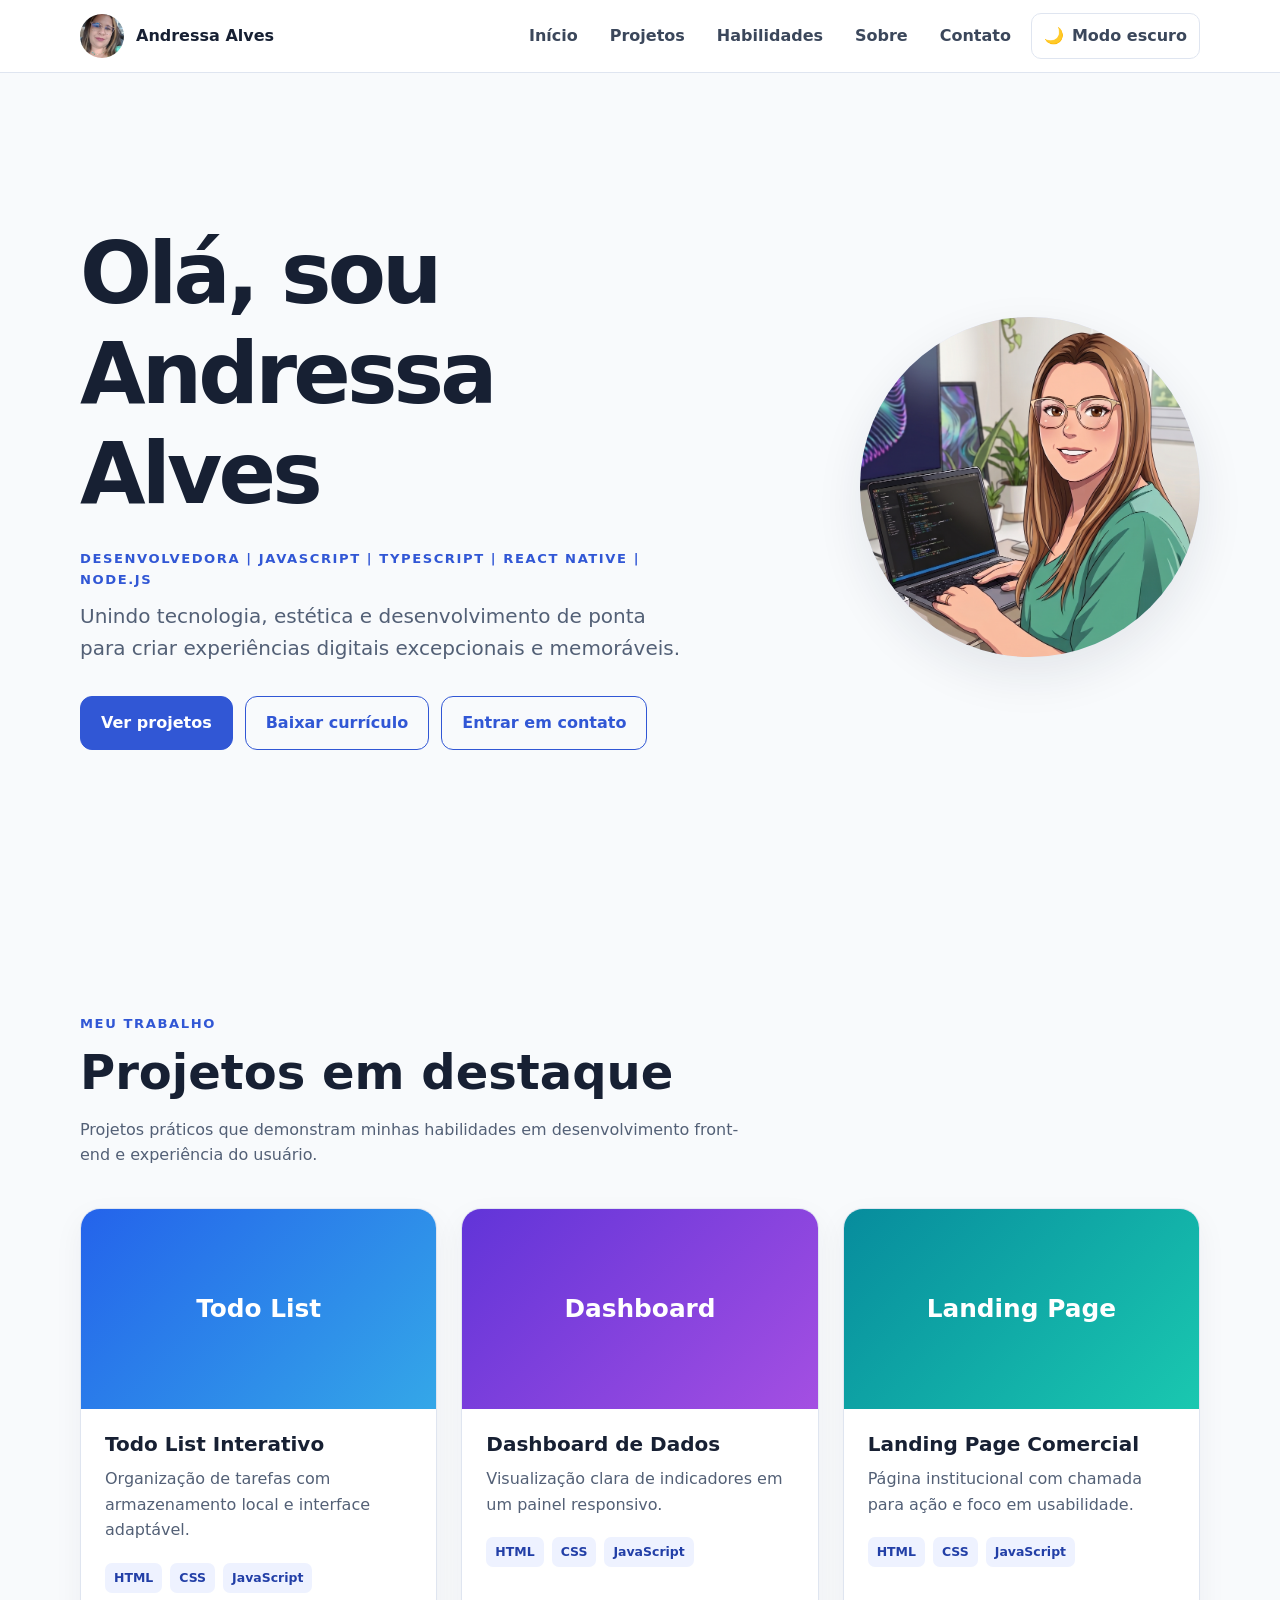
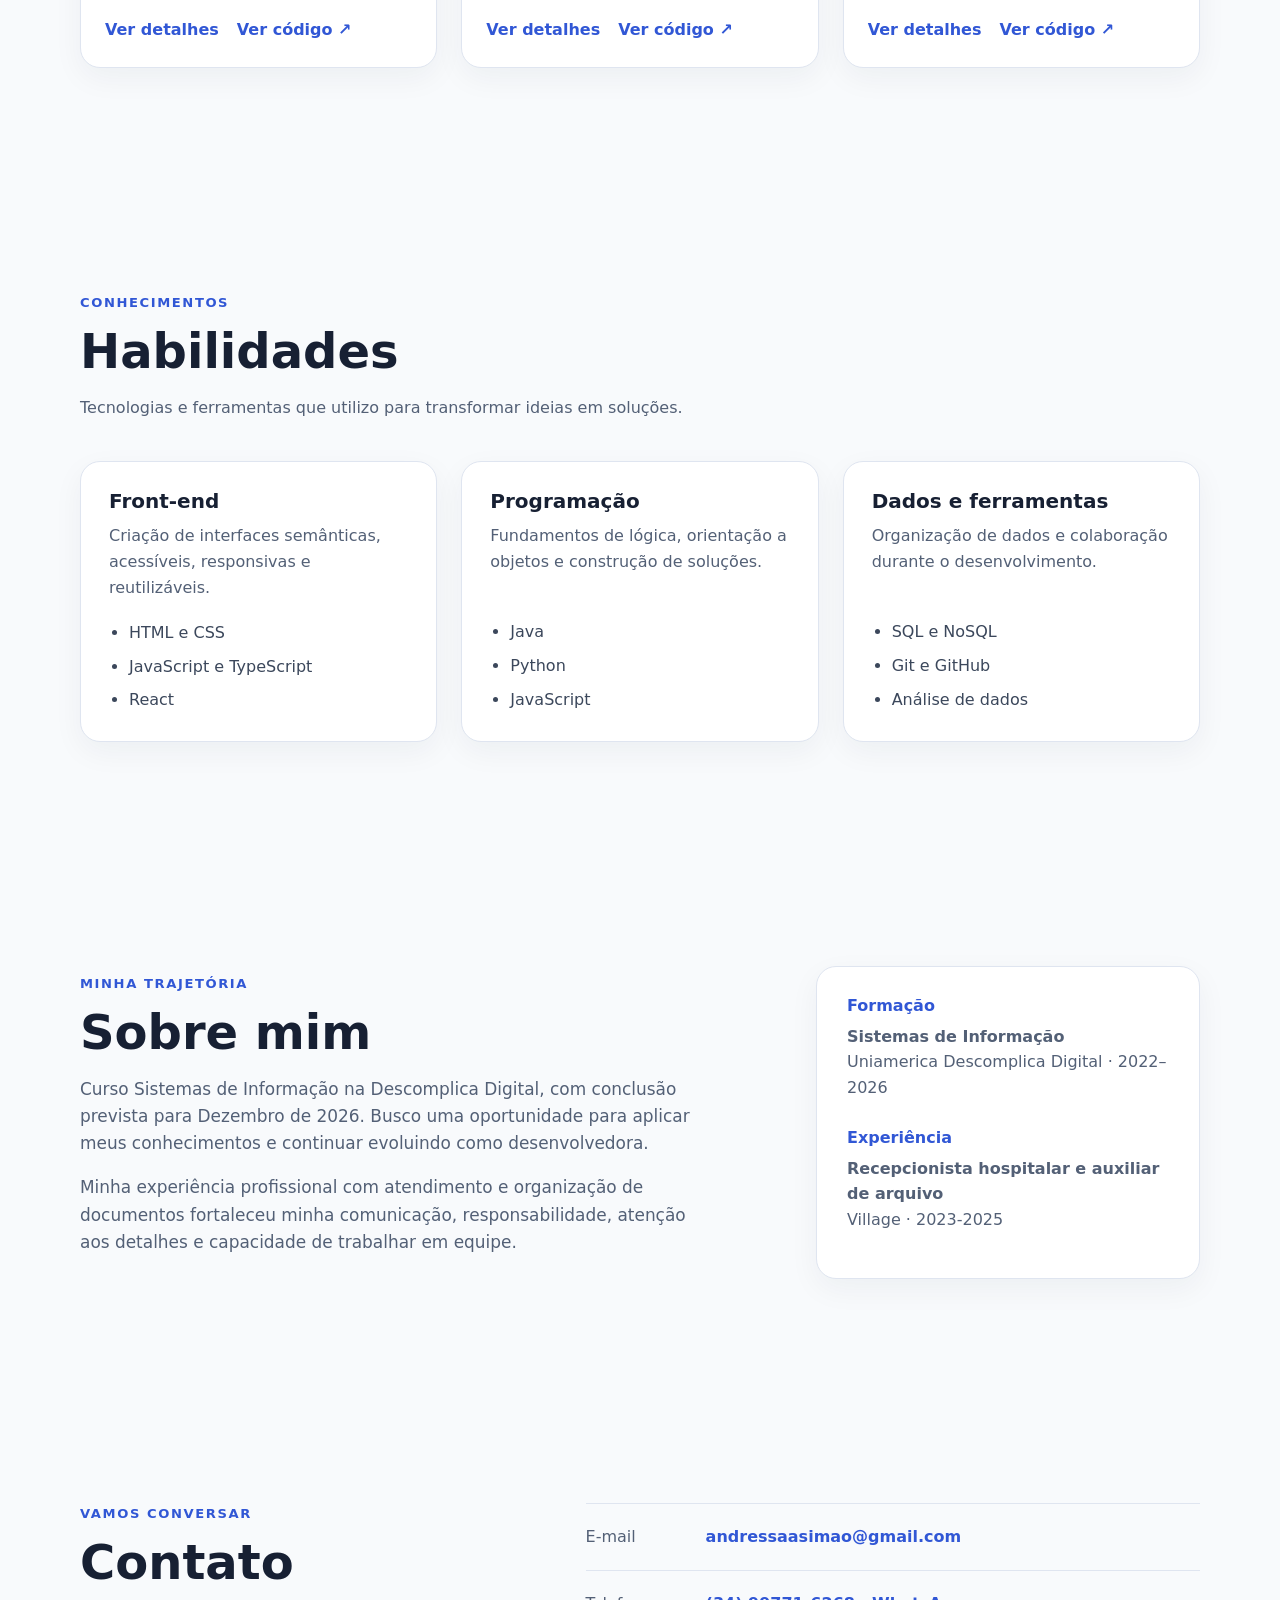
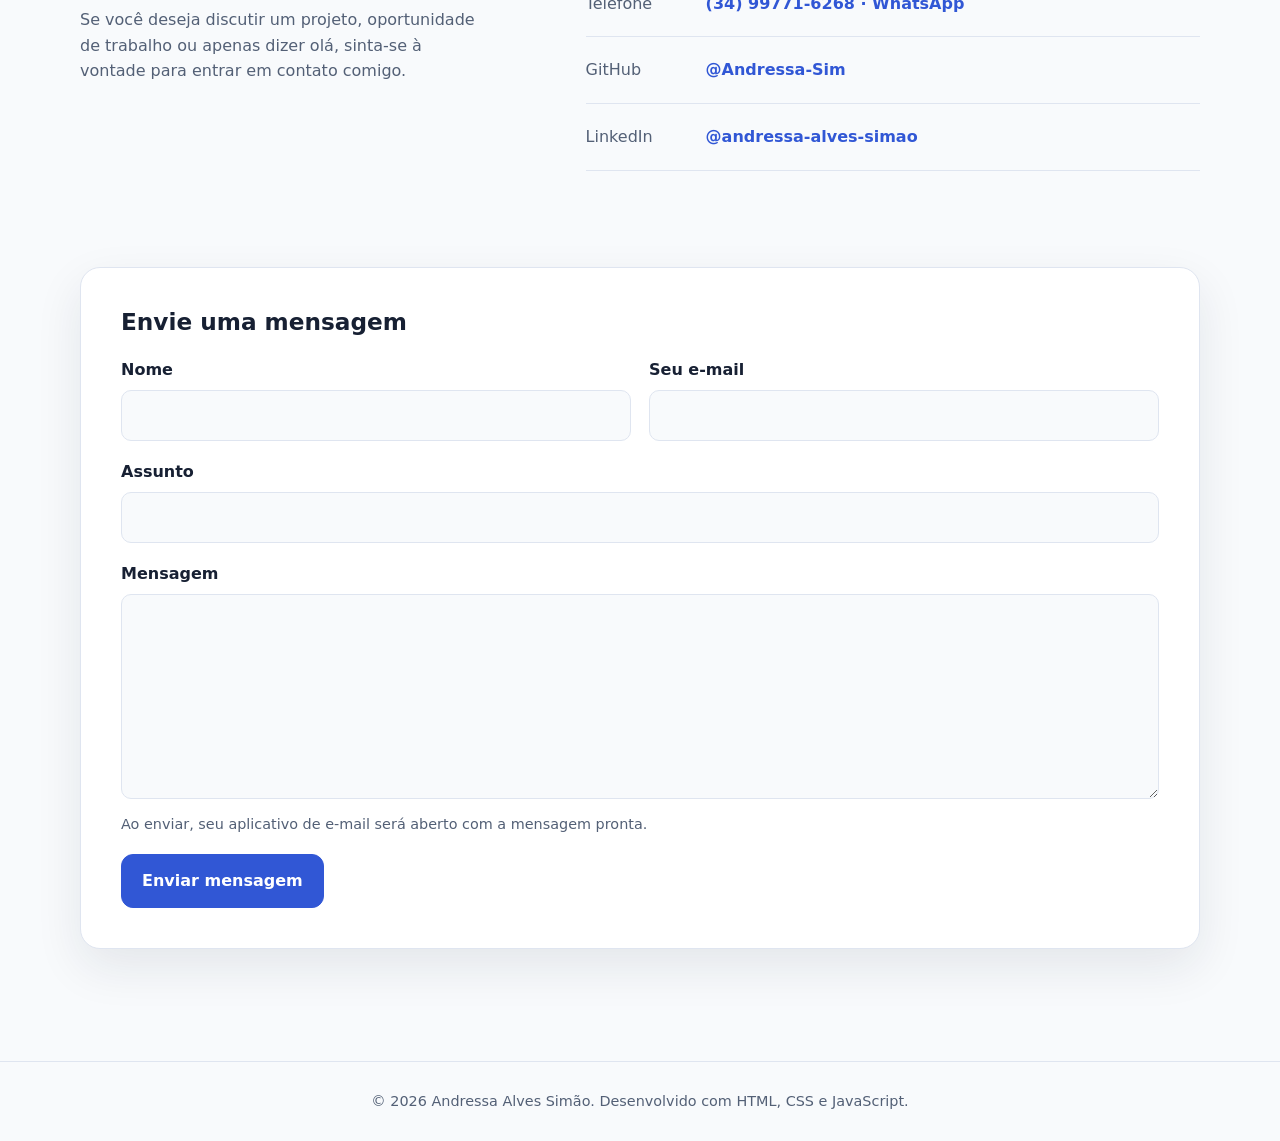
<file: index.html>
<!DOCTYPE html>
<html lang="pt-BR">
<head>
  <meta charset="UTF-8">
  <meta http-equiv="Content-Security-Policy" content="default-src 'self'; script-src 'self'; style-src 'self' https://fonts.googleapis.com; font-src https://fonts.gstatic.com; img-src 'self' data:; connect-src 'none'; object-src 'none'; base-uri 'none'; form-action 'self'; frame-src 'none'; media-src 'none'; upgrade-insecure-requests">
  <meta name="referrer" content="no-referrer">
  <meta name="viewport" content="width=device-width, initial-scale=1.0">
  <meta name="description" content="Portfólio de Andressa Alves Simão, desenvolvedora web e estudante de Sistemas de Informação.">
  <title>Andressa Alves Simão | Desenvolvedora Junior </title>
  <link rel="icon" href="imagem/my-profile-img.jpg" type="image/jpeg">
  <link rel="preconnect" href="https://fonts.googleapis.com">
  <link rel="preconnect" href="https://fonts.gstatic.com" crossorigin>
  <link href="https://fonts.googleapis.com/css2?family=Inter:wght@400;500;600;700;800&display=swap" rel="stylesheet">
  <link rel="stylesheet" href="style.css">
</head>
<body id="top">
  <header class="header-main">
    <div class="header-inner">
      <a class="brand" href="#top" aria-label="Ir para o início">
        <img src="imagem/my-profile-img.jpg" alt="Foto de Andressa Alves Simão">
        <span>Andressa Alves</span>
      </a>

      <button class="menu-button" type="button" aria-expanded="false" aria-controls="main-nav">
        <span class="sr-only">Abrir menu</span>
        <span aria-hidden="true"></span>
        <span aria-hidden="true"></span>
        <span aria-hidden="true"></span>
      </button>

      <nav class="main-nav" id="main-nav" aria-label="Navegação principal">
        <a href="#top">Início</a>
        <a href="#projetos">Projetos</a>
        <a href="#habilidades">Habilidades</a>
        <a href="#sobre">Sobre</a>
        <a href="#contato">Contato</a>
        <button class="theme-toggle" type="button" aria-pressed="false">
          <span class="theme-icon" aria-hidden="true">🌙</span>
          <span class="theme-label">Modo escuro</span>
        </button>
      </nav>
    </div>
  </header>

  <main>
    <section class="hero section" aria-labelledby="hero-title">
      <div class="hero-copy">
        <h1 id="hero-title">Olá, sou Andressa Alves</h1>
        <p class="eyebrow">Desenvolvedora | JavaScript | TypeScript | React Native | Node.js</p>
        <p class="hero-text">Unindo tecnologia, estética e desenvolvimento de ponta para criar experiências digitais excepcionais e memoráveis.</p>
        <div class="hero-actions">
          <a class="button" href="#projetos">Ver projetos</a>
          <a
            class="button button-secondary"
            href="documento/Curriculo_Andressa_Desenvolvedora_Junior(1).pdf"
            download="Curriculo-Andressa-Alves.pdf"
          >Baixar currículo</a>
          <a class="button button-secondary" href="#contato">Entrar em contato</a>
        </div>
      </div>
      <figure class="hero-image-card">
        <img src="imagem/anime_Image.png" alt="Ilustração de uma desenvolvedora trabalhando no computador">
      </figure>
    </section>

    <section class="section" id="projetos" aria-labelledby="projects-title">
      <div class="section-header">
        <p class="eyebrow">Meu trabalho</p>
        <h2 id="projects-title">Projetos em destaque</h2>
        <p>Projetos práticos que demonstram minhas habilidades em desenvolvimento front-end e experiência do usuário.</p>
      </div>

      <div class="projects-grid">
        <article class="project-card" data-title="Todo List Interativo" data-description="Aplicação web para criar, editar e filtrar tarefas com salvamento no navegador." data-features="Interface responsiva e acessível;Persistência de dados com localStorage;Manipulação do DOM com JavaScript" data-github="https://github.com/andressa-simao/todo-list">
          <div class="project-cover project-cover-blue" aria-hidden="true">Todo List</div>
          <div class="project-content">
            <h3>Todo List Interativo</h3>
            <p>Organização de tarefas com armazenamento local e interface adaptável.</p>
            <ul class="tech-list" aria-label="Tecnologias utilizadas">
              <li>HTML</li><li>CSS</li><li>JavaScript</li>
            </ul>
            <div class="project-actions">
              <button class="text-link project-detail-button" type="button">Ver detalhes</button>
              <a class="text-link" href="https://github.com/andressa-simao/todo-list" target="_blank" rel="noopener noreferrer">Ver código <span aria-hidden="true">↗</span></a>
            </div>
          </div>
        </article>

        <article class="project-card" data-title="Dashboard de Dados" data-description="Painel para apresentar indicadores e relatórios de forma simples e clara." data-features="Organização visual de indicadores;Layout adaptado para desktop e mobile;Componentes de visualização reutilizáveis" data-github="https://github.com/andressa-simao/dashboard-dados">
          <div class="project-cover project-cover-purple" aria-hidden="true">Dashboard</div>
          <div class="project-content">
            <h3>Dashboard de Dados</h3>
            <p>Visualização clara de indicadores em um painel responsivo.</p>
            <ul class="tech-list" aria-label="Tecnologias utilizadas">
              <li>HTML</li><li>CSS</li><li>JavaScript</li>
            </ul>
            <div class="project-actions">
              <button class="text-link project-detail-button" type="button">Ver detalhes</button>
              <a class="text-link" href="https://github.com/andressa-simao/dashboard-dados" target="_blank" rel="noopener noreferrer">Ver código <span aria-hidden="true">↗</span></a>
            </div>
          </div>
        </article>

        <article class="project-card" data-title="Landing Page Comercial" data-description="Página institucional com conteúdo objetivo, chamada para ação e carregamento rápido." data-features="Hierarquia visual e navegação simples;Design responsivo;Conteúdo otimizado para acessibilidade" data-github="https://github.com/andressa-simao/landing-page-comercial">
          <div class="project-cover project-cover-cyan" aria-hidden="true">Landing Page</div>
          <div class="project-content">
            <h3>Landing Page Comercial</h3>
            <p>Página institucional com chamada para ação e foco em usabilidade.</p>
            <ul class="tech-list" aria-label="Tecnologias utilizadas">
              <li>HTML</li><li>CSS</li><li>JavaScript</li>
            </ul>
            <div class="project-actions">
              <button class="text-link project-detail-button" type="button">Ver detalhes</button>
              <a class="text-link" href="https://github.com/andressa-simao/landing-page-comercial" target="_blank" rel="noopener noreferrer">Ver código <span aria-hidden="true">↗</span></a>
            </div>
          </div>
        </article>
      </div>
    </section>

    <section class="section section-tinted" id="habilidades" aria-labelledby="skills-title">
      <div class="section-header">
        <p class="eyebrow">Conhecimentos</p>
        <h2 id="skills-title">Habilidades</h2>
        <p>Tecnologias e ferramentas que utilizo para transformar ideias em soluções.</p>
      </div>
      <div class="skills-grid">
        <article class="skill-card"><h3>Front-end</h3><p>Criação de interfaces semânticas, acessíveis, responsivas e reutilizáveis.</p><ul><li>HTML e CSS</li><li>JavaScript e TypeScript</li><li>React</li></ul></article>
        <article class="skill-card"><h3>Programação</h3><p>Fundamentos de lógica, orientação a objetos e construção de soluções.</p><ul><li>Java</li><li>Python</li><li>JavaScript</li></ul></article>
        <article class="skill-card"><h3>Dados e ferramentas</h3><p>Organização de dados e colaboração durante o desenvolvimento.</p><ul><li>SQL e NoSQL</li><li>Git e GitHub</li><li>Análise de dados</li></ul></article>
      </div>
    </section>

    <section class="section about" id="sobre" aria-labelledby="about-title">
      <div>
        <p class="eyebrow">Minha trajetória</p>
        <h2 id="about-title">Sobre mim</h2>
        <p>Curso Sistemas de Informação na Descomplica Digital, com conclusão prevista para Dezembro de 2026. Busco uma oportunidade para aplicar meus conhecimentos e continuar evoluindo como desenvolvedora.</p>
        <p>Minha experiência profissional com atendimento e organização de documentos fortaleceu minha comunicação, responsabilidade, atenção aos detalhes e capacidade de trabalhar em equipe.</p>
      </div>
      <aside class="experience-card" aria-label="Formação e experiência">
        <h3>Formação</h3>
        <p><strong>Sistemas de Informação</strong><br>Uniamerica Descomplica Digital · 2022–2026</p>
        <h3>Experiência</h3>
        <p><strong>Recepcionista hospitalar e auxiliar de arquivo</strong><br>Village · 2023-2025</p>
      </aside>
    </section>

    <section class="section contact" id="contato" aria-labelledby="contact-title">
      <div>
        <p class="eyebrow">Vamos conversar</p>
        <h2 id="contact-title">Contato</h2>
        <p>Se você deseja discutir um projeto, oportunidade de trabalho ou apenas dizer olá, sinta-se à vontade para entrar em contato comigo.</p>
      </div>

      <div class="contact-links">
        <a href="mailto:andressaasimao@gmail.com"><span>E-mail</span><strong>andressaasimao@gmail.com</strong></a>
        <a
          href="https://wa.me/5534997716268?text=Ol%C3%A1%2C%20Andressa%21%20Vi%20seu%20portf%C3%B3lio%20e%20gostaria%20de%20conversar."
          target="_blank"
          rel="noopener noreferrer"
          aria-label="Conversar com Andressa pelo WhatsApp"
        ><span>Telefone</span><strong>(34) 99771-6268 · WhatsApp</strong></a>
        <a href="https://github.com/Andressa-Sim" target="_blank" rel="noopener noreferrer"><span>GitHub</span><strong>@Andressa-Sim</strong></a>
        <a href="https://www.linkedin.com/in/andressa-alves-simao/" target="_blank" rel="noopener noreferrer"><span>LinkedIn</span><strong>@andressa-alves-simao</strong></a>
      </div>

      <form class="contact-form" id="contact-form" action="#contato" method="post" accept-charset="UTF-8">
        <h3>Envie uma mensagem</h3>
        <div class="form-grid">
          <label>
            Nome
            <input type="text" name="name" autocomplete="name" maxlength="80" required>
          </label>
          <label>
            Seu e-mail
            <input type="email" name="email" autocomplete="email" maxlength="254" required>
          </label>
        </div>
        <label>
          Assunto
          <input type="text" name="subject" maxlength="120" required>
        </label>
        <label>
          Mensagem
          <textarea name="message" rows="7" maxlength="2000" required></textarea>
        </label>
        <p class="form-help">Ao enviar, seu aplicativo de e-mail será aberto com a mensagem pronta.</p>
        <button class="button" type="submit">Enviar mensagem</button>
      </form>
    </section>
  </main>

  <div class="modal-overlay" id="project-modal" aria-hidden="true" role="dialog" aria-modal="true" aria-labelledby="project-modal-title">
    <div class="modal-content" role="document">
      <button class="modal-close" type="button" aria-label="Fechar detalhes">×</button>
      <h2 id="project-modal-title">Projeto</h2>
      <p class="modal-description"></p>
      <ul class="modal-list"></ul>
      <a class="button modal-github" href="#" target="_blank" rel="noopener noreferrer">Ver código no GitHub</a>
    </div>
  </div>

  <footer class="footer-main"><p>© 2026 Andressa Alves Simão. Desenvolvido com HTML, CSS e JavaScript.</p></footer>
  <a class="scroll-top" href="#top" aria-label="Voltar ao início">↑</a>
  <script src="script.js"></script>
</body>
</html>
</file>
<file: style.css>
:root {
  color-scheme: light;
  font-family: "Inter", system-ui, sans-serif;
  color: var(--text);
  background: var(--background);
  line-height: 1.6;
  --background: #f8fafc;
  --text: #172033;
  --primary: #3157d5;
  --primary-dark: #223fa7;
  --on-primary: #ffffff;
  --surface: #ffffff;
  --surface-soft: #eef2ff;
  --text-soft: #536076;
  --border: #dfe5f0;
  --header-background: rgba(255, 255, 255, .96);
  --nav-text: #3b475b;
  --section-tinted: #f0f3ff;
  --shadow: 0 18px 48px rgba(23, 32, 51, 0.09);
}

:root[data-theme="dark"] {
  color-scheme: dark;
  --background: #0d1321;
  --text: #f1f5ff;
  --primary: #91aaff;
  --primary-dark: #b5c4ff;
  --on-primary: #111a30;
  --surface: #171f31;
  --surface-soft: #222d46;
  --text-soft: #b8c2d6;
  --border: #34405a;
  --header-background: rgba(13, 19, 33, .96);
  --nav-text: #d4dced;
  --section-tinted: #121b2e;
  --shadow: 0 18px 48px rgba(0, 0, 0, .3);
}

* { box-sizing: border-box; }
html { scroll-behavior: smooth; scroll-padding-top: 84px; }
body { margin: 0; min-width: 280px; background: var(--background); }
body.menu-open, body.modal-open { overflow: hidden; }
img { display: block; max-width: 100%; }
a { color: inherit; text-decoration: none; }
button { font: inherit; }
h1, h2, h3, p { margin-top: 0; }
h1, h2, h3 { line-height: 1.18; }
h2 { font-size: clamp(2rem, 6vw, 3rem); margin-bottom: 16px; }
p { color: var(--text-soft); }
.sr-only { position: absolute; width: 1px; height: 1px; padding: 0; margin: -1px; overflow: hidden; clip: rect(0, 0, 0, 0); white-space: nowrap; border: 0; }

.header-main { position: sticky; top: 0; z-index: 20; background: var(--header-background); border-bottom: 1px solid var(--border); }
.header-inner { width: min(1120px, calc(100% - 40px)); min-height: 72px; margin: auto; display: flex; align-items: center; justify-content: space-between; gap: 24px; }
.brand { display: inline-flex; align-items: center; gap: 12px; font-weight: 800; color: var(--text); }
.brand img { width: 44px; height: 44px; border-radius: 50%; object-fit: cover; }
.main-nav { display: flex; align-items: center; gap: 8px; }
.main-nav a { padding: 9px 12px; border-radius: 10px; color: var(--nav-text); font-weight: 600; }
.main-nav a:hover, .main-nav a:focus-visible { color: var(--primary); background: var(--surface-soft); }
.menu-button { display: none; width: 44px; height: 44px; padding: 10px; border: 0; border-radius: 10px; background: var(--surface-soft); cursor: pointer; }
.menu-button span[aria-hidden] { display: block; height: 2px; margin: 5px 0; background: var(--text); }
.theme-toggle { display: inline-flex; align-items: center; gap: 8px; padding: 9px 12px; border: 1px solid var(--border); border-radius: 10px; background: var(--surface); color: var(--nav-text); font-weight: 700; cursor: pointer; }
.theme-toggle:hover, .theme-toggle:focus-visible { color: var(--primary); background: var(--surface-soft); }
.theme-icon { line-height: 1; }

.section { width: min(1120px, calc(100% - 40px)); margin: auto; padding: clamp(64px, 9vw, 112px) 0; }
.section-tinted { position: relative; }
.section-tinted::before { content: ""; position: absolute; z-index: -1; inset: 0 50%; width: 100vw; transform: translateX(-50%); background: var(--section-tinted); }
.section-header { max-width: 680px; margin-bottom: 40px; }
.eyebrow { margin-bottom: 10px; color: var(--primary); font-size: .82rem; font-weight: 800; letter-spacing: .12em; text-transform: uppercase; }

.hero { min-height: calc(100vh - 72px); display: grid; grid-template-columns: minmax(0, 1.2fr) minmax(280px, .8fr); align-items: center; gap: clamp(40px, 8vw, 96px); }
.hero h1 { max-width: 750px; margin-bottom: 24px; font-size: clamp(2.6rem, 7vw, 5.3rem); letter-spacing: -.045em; }
.hero-text { max-width: 650px; font-size: clamp(1.05rem, 2vw, 1.25rem); }
.hero-actions { display: flex; flex-wrap: wrap; gap: 12px; margin-top: 32px; }
.button { display: inline-flex; justify-content: center; align-items: center; padding: 13px 20px; border: 1px solid var(--primary); border-radius: 12px; background: var(--primary); color: var(--on-primary); font-weight: 700; cursor: pointer; }
.button:hover, .button:focus-visible { background: var(--primary-dark); }
.button-secondary { color: var(--primary); background: transparent; }
.button-secondary:hover, .button-secondary:focus-visible { color: var(--on-primary); }
.hero-image-card { width: min(100%, 340px); margin: 0; justify-self: end; overflow: hidden; aspect-ratio: 1; border-radius: 50%; background: #dfe5ff; box-shadow: var(--shadow); }
.hero-image-card img { width: 100%; height: 100%; object-fit: cover; }

.projects-grid, .skills-grid { display: grid; grid-template-columns: repeat(3, minmax(0, 1fr)); gap: 24px; }
.project-card, .skill-card, .experience-card { overflow: hidden; border: 1px solid var(--border); border-radius: 20px; background: var(--surface); box-shadow: 0 10px 30px rgba(23,32,51,.05); }
.project-card { display: flex; flex-direction: column; }
.project-cover { display: grid; place-items: center; aspect-ratio: 16 / 9; color: white; font-size: 1.55rem; font-weight: 800; }
.project-cover-blue { background: linear-gradient(135deg, #2463eb, #34a7e8); }
.project-cover-purple { background: linear-gradient(135deg, #6134d8, #a44fe2); }
.project-cover-cyan { background: linear-gradient(135deg, #078c9d, #1ac8b0); }
.project-content { display: flex; flex: 1; flex-direction: column; padding: 24px; }
.project-content h3, .skill-card h3 { font-size: 1.25rem; margin-bottom: 10px; }
.tech-list { display: flex; flex-wrap: wrap; gap: 8px; margin: 4px 0 24px; padding: 0; list-style: none; }
.tech-list li { padding: 5px 9px; border-radius: 7px; background: var(--surface-soft); color: var(--primary-dark); font-size: .78rem; font-weight: 700; }
.project-actions { display: flex; flex-wrap: wrap; gap: 18px; margin-top: auto; }
.text-link { padding: 0; border: 0; background: none; color: var(--primary); font-weight: 700; cursor: pointer; }
.text-link:hover, .text-link:focus-visible { text-decoration: underline; }

.skill-card { padding: 28px; }
.skill-card p { min-height: 76px; }
.skill-card ul { margin: 20px 0 0; padding-left: 20px; color: var(--nav-text); }
.skill-card li + li { margin-top: 8px; }

.about { display: grid; grid-template-columns: minmax(0, 1.25fr) minmax(300px, .75fr); gap: clamp(40px, 8vw, 96px); align-items: center; }
.about > div > p:not(.eyebrow) { max-width: 680px; font-size: 1.06rem; }
.experience-card { padding: 30px; }
.experience-card h3 { margin-bottom: 8px; color: var(--primary); font-size: 1rem; }
.experience-card p + h3 { margin-top: 28px; }

.contact { display: grid; grid-template-columns: .8fr 1.2fr; gap: clamp(40px, 8vw, 96px); align-items: start; }
.contact-links { display: grid; border-top: 1px solid var(--border); }
.contact-links a { display: grid; grid-template-columns: 100px 1fr; gap: 20px; padding: 20px 0; border-bottom: 1px solid var(--border); overflow-wrap: anywhere; }
.contact-links span { color: var(--text-soft); }
.contact-links strong { color: var(--primary); }
.contact-links a:hover strong, .contact-links a:focus-visible strong { text-decoration: underline; }
.contact-form { grid-column: 1 / -1; display: grid; gap: 18px; padding: clamp(24px, 5vw, 40px); border: 1px solid var(--border); border-radius: 20px; background: var(--surface); box-shadow: var(--shadow); }
.contact-form h3 { margin-bottom: 4px; font-size: 1.45rem; }
.form-grid { display: grid; grid-template-columns: repeat(2, minmax(0, 1fr)); gap: 18px; }
.contact-form label { display: grid; gap: 7px; color: var(--text); font-weight: 700; }
.contact-form input, .contact-form textarea { width: 100%; padding: 12px 14px; border: 1px solid var(--border); border-radius: 10px; outline: none; background: var(--background); color: var(--text); font: inherit; }
.contact-form textarea { min-height: 150px; resize: vertical; }
.contact-form input:focus, .contact-form textarea:focus { border-color: var(--primary); box-shadow: 0 0 0 3px color-mix(in srgb, var(--primary) 22%, transparent); }
.contact-form .form-help { margin: -4px 0 0; font-size: .9rem; }
.contact-form .button { width: fit-content; }

.modal-overlay { position: fixed; z-index: 50; inset: 0; display: grid; place-items: center; padding: 20px; background: rgba(12,18,32,.72); opacity: 0; visibility: hidden; }
.modal-overlay.active { opacity: 1; visibility: visible; }
.modal-content { position: relative; width: min(560px, 100%); max-height: calc(100vh - 40px); overflow-y: auto; padding: 32px; border-radius: 20px; background: var(--surface); }
.modal-close { position: absolute; top: 16px; right: 16px; width: 40px; height: 40px; border: 0; border-radius: 50%; background: var(--surface-soft); font-size: 1.5rem; cursor: pointer; }
.modal-content h2 { padding-right: 36px; font-size: 1.7rem; }
.modal-list { margin: 20px 0; padding-left: 20px; color: var(--text-soft); }
.modal-list li + li { margin-top: 8px; }
.footer-main { padding: 28px 20px; border-top: 1px solid var(--border); text-align: center; }
.footer-main p { margin: 0; font-size: .9rem; }
.scroll-top { position: fixed; right: 20px; bottom: 20px; display: grid; place-items: center; width: 44px; height: 44px; border-radius: 50%; background: var(--primary); color: var(--on-primary); opacity: 0; visibility: hidden; }
.scroll-top.visible { opacity: 1; visibility: visible; }

@media (max-width: 900px) {
  .projects-grid { grid-template-columns: repeat(2, minmax(0, 1fr)); }
  .skills-grid { grid-template-columns: 1fr; }
  .skill-card p { min-height: 0; }
  .hero { grid-template-columns: 1.1fr .9fr; gap: 36px; }
}

@media (max-width: 720px) {
  .header-inner { width: min(100% - 32px, 1120px); }
  .menu-button { display: block; }
  .main-nav { position: absolute; top: calc(100% + 1px); left: 0; right: 0; display: none; padding: 12px 20px 20px; border-bottom: 1px solid var(--border); background: var(--surface); box-shadow: var(--shadow); }
  .main-nav.open { display: grid; }
  .main-nav a { padding: 12px; }
  .theme-toggle { justify-content: flex-start; width: 100%; padding: 12px; }
  .section { width: min(100% - 32px, 1120px); }
  .hero { min-height: auto; grid-template-columns: 1fr; padding-top: 64px; }
  .hero-copy { order: 1; }
  .hero-image-card { order: 2; width: min(82vw, 300px); justify-self: center; aspect-ratio: 1; }
  .projects-grid, .about, .contact, .form-grid { grid-template-columns: 1fr; }
  .contact-links a { grid-template-columns: 1fr; gap: 4px; }
}

@media (max-width: 430px) {
  .brand span { font-size: .92rem; }
  .hero-actions { display: grid; }
  .button { width: 100%; }
  .project-actions { align-items: flex-start; flex-direction: column; }
}

@media (prefers-reduced-motion: reduce) {
  html { scroll-behavior: auto; }
}
</file>
